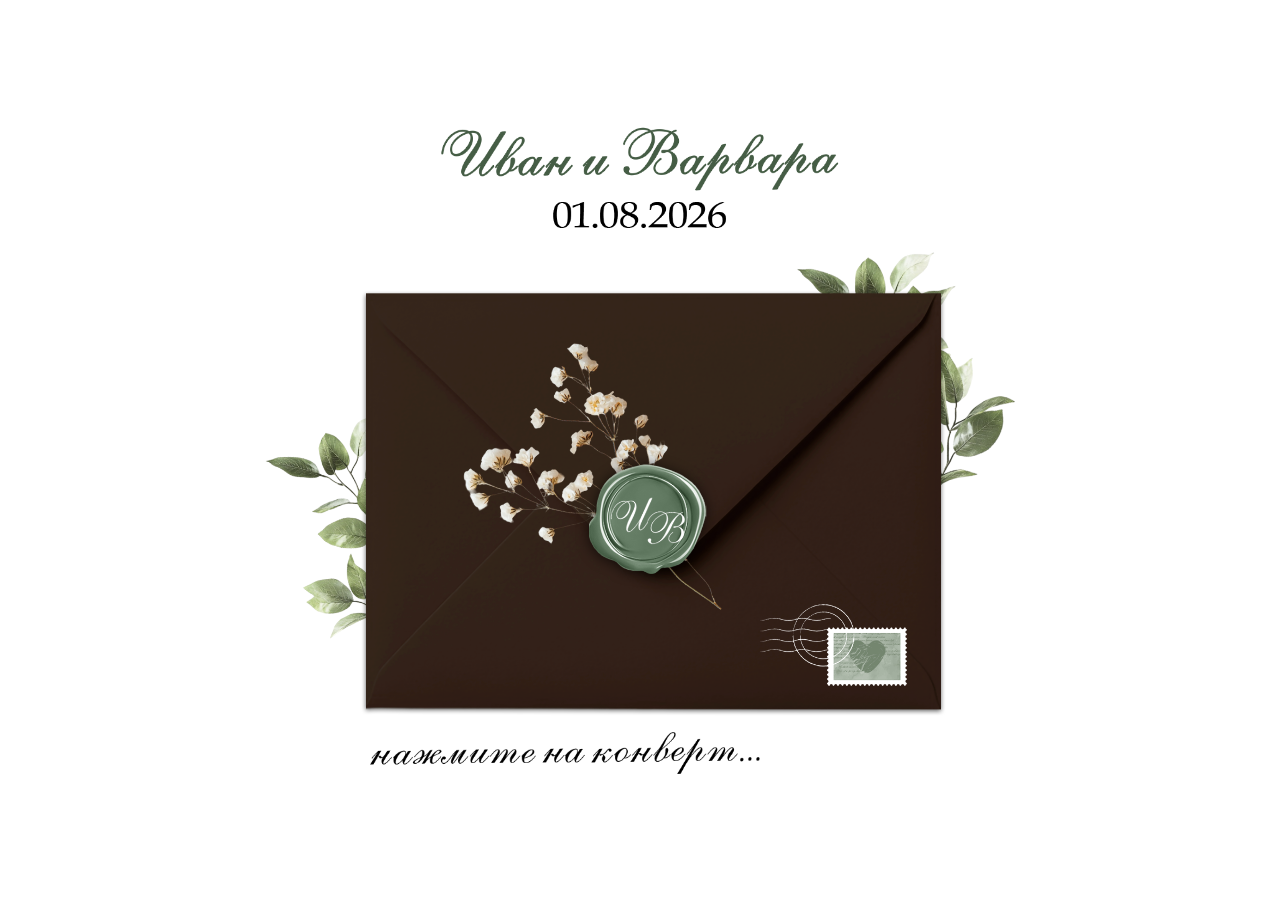
<file: index.html>
<!DOCTYPE html>
<html lang="ru">
<head>
    <meta charset="UTF-8">
    <meta name="viewport" content="width=device-width, initial-scale=1.0, viewport-fit=cover">
    <meta name="theme-color" content="#ffffff">
    <meta name="apple-mobile-web-app-capable" content="yes">
    <meta name="apple-mobile-web-app-status-bar-style" content="default">
    <title>Иван и Варвара - Приглашение на свадьбу</title>
    <link rel="stylesheet" href="styles.css">
</head>
<body>
    <!-- СТРАНИЦА 1 - ОБЛОЖКА -->
    <section id="page1" class="page">
        <div class="decorative-bg">
            <img src="assets/1 страница/ИВ.png" alt="ИВ" class="decor-iv">
        </div>
        
        <div class="page1-content">
            <img src="assets/1 страница/Иван и Варвара 01.08.2026.png" alt="Иван и Варвара 01.08.2026" class="title-image">
            
            <div class="envelope-block">
                <div class="envelope-container">
                    <img src="assets/1 страница/конверт.png" alt="Конверт" class="envelope" id="envelope">
                    <img src="assets/1 страница/печатка.png" alt="Печатка" class="seal">
                    <img src="assets/1 страница/ИВ.png" alt="ИВ" class="decor-iv-overlay">
                </div>
                <img src="assets/1 страница/нажмите на конверт.png" alt="Нажмите на конверт" class="hint" id="hint">
            </div>
        </div>
    </section>

    <!-- GSAP CDN -->
    <script src="https://cdnjs.cloudflare.com/ajax/libs/gsap/3.12.5/gsap.min.js"></script>
    <script src="page1.js"></script>
</body>
</html>
</file>
<file: styles.css>
* {
    margin: 0;
    padding: 0;
    box-sizing: border-box;
}

:root {
    --primary-color: #f5f5f5;
    --text-color: #333;
    /* Fluid spacing: scale between mobile and desktop */
    --space-xs: clamp(0.5rem, 2vw, 0.75rem);
    --space-sm: clamp(0.75rem, 3vw, 1rem);
    --space-md: clamp(1rem, 4vw, 1.5rem);
    --space-lg: clamp(1.5rem, 6vw, 2rem);
    --space-xl: clamp(2rem, 8vw, 3rem);
    --space-2xl: clamp(3rem, 10vw, 4rem);
    /* Safe area for notched devices (iPhone X+, Samsung with punch-hole) */
    --safe-top: env(safe-area-inset-top, 0px);
    --safe-bottom: env(safe-area-inset-bottom, 0px);
    --safe-left: env(safe-area-inset-left, 0px);
    --safe-right: env(safe-area-inset-right, 0px);
}

html {
    scroll-behavior: smooth;
    -webkit-text-size-adjust: 100%;
}

body {
    font-family: -apple-system, BlinkMacSystemFont, 'Segoe UI', Roboto, Oxygen, Ubuntu, Cantarell, sans-serif;
    background: var(--primary-color);
    color: var(--text-color);
    overflow-x: hidden;
    min-width: 320px;
    -webkit-tap-highlight-color: transparent;
}

img {
    max-width: 100%;
    height: auto;
    vertical-align: middle;
}

.page {
    min-height: 100vh;
    min-height: 100dvh; /* dynamic viewport height for mobile browsers */
    position: relative;
    display: flex;
    align-items: center;
    justify-content: center;
    padding-left: var(--safe-left);
    padding-right: var(--safe-right);
}

/* ========== СТРАНИЦА 1 - ОБЛОЖКА ========== */
#page1 {
    flex-direction: column;
    padding: 0;
    background: #ffffff;
    justify-content: space-between;
}

.decorative-bg {
    position: absolute;
    width: 100%;
    height: 100%;
    top: 0;
    left: 0;
    pointer-events: none;
    z-index: 0;
}

.decor-iv {
    position: absolute;
    max-width: 250px;
    width: 25%;
    opacity: 0;
    top: 15%;
    right: 8%;
    object-fit: contain;
}

.page1-content {
    position: relative;
    z-index: 1;
    width: 100%;
    height: 100vh;
    height: 100dvh;
    max-width: min(1200px, 100%);
    margin: 0 auto;
    display: flex;
    flex-direction: column;
    align-items: center;
    justify-content: center;
    padding: var(--space-lg) var(--space-md);
    padding-top: calc(var(--space-lg) + var(--safe-top));
    padding-bottom: calc(var(--space-lg) + var(--safe-bottom));
    gap: var(--space-md);
}

.title-image {
    max-width: min(60%, 400px);
    width: 100%;
    height: auto;
    object-fit: contain;
    margin-top: 0;
    margin-bottom: 0;
    flex-shrink: 0;
    opacity: 0;
}

.envelope-block {
    display: inline-flex;
    flex-direction: column;
    align-items: flex-start; /* подсказка по левому краю конверта */
    gap: var(--space-sm);
}

.envelope-container {
    position: relative;
    display: inline-block; /* контейнер подстраивается под размер конверта */
    cursor: pointer;
    transition: transform 0.3s ease;
    max-width: min(750px, 95vw);
    min-height: 44px;
}

.envelope-container:hover {
    transform: scale(1.02);
}

.envelope {
    display: block;
    max-width: min(750px, 95vw);
    width: 100%;
    height: auto;
    object-fit: contain;
    position: relative;
}

/* Печатка: размер и позиция только относительно конверта (% от .envelope-container) */
.seal {
    position: absolute;
    width: 20%;
    height: auto;
    object-fit: contain;
    top: 58%;
    left: 51%;
    transform: translate(-50%, -50%);
    pointer-events: none;
    z-index: 1;
    opacity: 0;
    transform-origin: center center;
}

/* Вращение печатки через CSS (без inline style от JS — одинаково в Chrome и Safari) */
.seal.seal-rotating {
    animation: seal-rotate 20s linear infinite;
}

@keyframes seal-rotate {
    from { transform: translate(-50%, -50%) rotate(0deg); }
    to { transform: translate(-50%, -50%) rotate(360deg); }
}

/* ИВ поверх печатки: размер меньше печатки, центр совпадает с печаткой */
.decor-iv-overlay {
    position: absolute;
    width: 10%;
    height: auto;
    object-fit: contain;
    top: 58%;
    left: 51%;
    transform: translate(-50%, -50%);
    pointer-events: none;
    z-index: 2;
    opacity: 0;
}

.hint {
    width: 52%;
    max-width: 100%;
    height: auto;
    object-fit: contain;
    margin-top: 0;
    margin-left: 14%; /* сдвиг вправо: надпись начинается от коричневого конверта, а не от края картинки */
    flex-shrink: 0;
    align-self: flex-start;
}

/* ========== СТРАНИЦА 2 - HERO СЦЕНА ========== */
#page2 {
    flex-direction: column;
    padding: var(--space-lg) var(--space-md);
    padding-top: calc(var(--space-lg) + var(--safe-top));
    padding-bottom: calc(var(--space-lg) + var(--safe-bottom));
    position: relative;
    background: #fff;
    overflow-x: hidden;
}

/* Область конверта: высота задаётся конвертом; выходим за горизонтальные отступы секции, чтобы фон без белой полосы по бокам (в т.ч. на iPhone) */
.page2-hero-wrap {
    position: relative;
    width: calc(100% + 2 * var(--space-md));
    max-width: 100vw;
    margin-left: calc(-1 * var(--space-md));
    margin-right: calc(-1 * var(--space-md));
}

/* Общий фон (фон1.png): на всю ширину без белой рамки, заканчивается на 10% ниже конверта; поднят выше */
.page2-bg {
    position: absolute;
    top: calc(-1 * (var(--space-lg) + var(--safe-top) + 1.5rem));
    left: 0;
    right: 0;
    width: 100%;
    height: calc(110% + var(--space-lg) + var(--safe-top) + 1.5rem);
    z-index: 0;
    overflow: hidden;
    pointer-events: none;
}

.page2-bg-img {
    width: 100%;
    height: 100%;
    object-fit: cover;
    object-position: center bottom;
    display: block;
    opacity: 1;
}

.hero-envelope {
    position: relative;
    z-index: 1;
    width: 100%;
    max-width: min(900px, 98vw);
    margin: clamp(14rem, 42vw, 24rem) auto var(--space-2xl);
    display: flex;
    align-items: center;
    justify-content: center;
    min-height: clamp(320px, 50vmin, 500px);
}

/* Цветы 3: сзади конверта и фотографий, фоновый слой */
.hero-flowers-bg {
    position: absolute;
    top: -35%;
    left: 50%;
    transform: translateX(-50%);
    width: 108%;
    max-width: none;
    height: auto;
    object-fit: contain;
    object-position: center center;
    z-index: 0;
    pointer-events: none;
    opacity: 0;
}

.envelope-open {
    max-width: 100%;
    width: 100%;
    height: auto;
    object-fit: contain;
    position: relative;
    z-index: 1;
    opacity: 0;
}

.card {
    position: absolute;
    height: auto;
    object-fit: contain;
    opacity: 0;
}

/* Фото: за билетом, перед конвертом. Левое фото (photo2) сзади, правое (photo1) спереди */
.card.photo1 {
    top: -22%;
    right: 15%;
    width: 52%;
    max-width: 440px;
    z-index: 2;
    transform-origin: center;
}

.card.photo2 {
    top: -6%;
    left: 3%;
    width: 54%;
    max-width: 460px;
    z-index: 3;
    transform-origin: center;
}

/* Билет фон: поверх фото, под билетом с текстом */
.card.ticket-bg {
    bottom: 47%;
    left: 45%;
    transform: translateX(-50%);
    transform-origin: center;
    z-index: 5;
    opacity: 0;
    width: 60%;
    max-width: none; /* не ограничивать: размер только от конверта */
    min-width: unset;
    height: auto;
    object-fit: contain;
}

/* Билет с текстом: размер от фона (30% при фоне 60%). Текст ниже: меньший bottom + сдвиг вниз в translate */
.card.ticket {
    bottom: 41%;
    left: 52%;
    transform: translate(-50%, 0);
    transform-origin: center center;
    z-index: 6;
    width: 30%;
    max-width: none;
    min-width: unset;
    height: auto;
    object-fit: contain;
    top: auto;
}

/* Цветы 2: правее билета, за билетом, перед фотографиями */
.hero-flowers-2 {
    position: absolute;
    top: 11%;
    right: 16%;
    width: 32%;
    max-width: 280px;
    height: auto;
    object-fit: contain;
    object-position: right center;
    z-index: 4;
    pointer-events: none;
    opacity: 0;
}

/* Цветы поверх конверта и билета — выше всех фонов в hero */
.hero-flowers {
    position: absolute;
    top: 21%;
    left: -7%;
    width: 36%;
    max-width: 312px;
    height: auto;
    object-fit: contain;
    object-position: left top;
    z-index: 10;
    pointer-events: none;
    opacity: 0;
}

/* Декоративные элементы (скрыты — убраны полупрозрачные блоки в начале страницы) */
.decorative-elements {
    display: none;
    position: absolute;
    width: 100%;
    height: 100%;
    top: 0;
    left: 0;
    pointer-events: none;
    z-index: 1;
}

.decor {
    position: absolute;
    opacity: 0.15;
    object-fit: contain;
    max-width: 200px;
}

.decor-1 {
    top: 5%;
    left: 5%;
    width: 15%;
}

.decor-2 {
    top: 10%;
    right: 8%;
    width: 12%;
}

.decor-3 {
    bottom: 20%;
    left: 10%;
    width: 10%;
}

.decor-4 {
    top: 30%;
    right: 5%;
    width: 18%;
}

.decor-5 {
    bottom: 30%;
    right: 15%;
    width: 14%;
}

.decor-6 {
    top: 50%;
    left: 3%;
    width: 16%;
}

/* ========== ТАЙМЕР (FlipDown) ========== */
.timer-wrap.countdown-section {
    display: flex;
    justify-content: center;
    align-items: center;
    padding: var(--space-xl) 0;
    margin: 0 auto;
    max-width: min(800px, 96vw);
    width: 100%;
    overflow: visible;
    min-width: 0;
    background-image: url("assets/2 страница/фон дни.png");
    background-size: 100% auto;
    background-position: center;
    background-repeat: no-repeat;
}

/* Убрать пробел между текст 9 и таймером */
.final-section .timer-wrap.countdown-section {
    margin-top: calc(-1 * var(--space-lg));
}

/* Обёртка: не обрезает тени/анимацию, не сужает таймер */
.countdown-wrap {
    width: 100%;
    display: flex;
    justify-content: center;
    overflow: visible;
    min-width: 0;
}

/* Не переносить блоки — всегда одна линия. Без min-width 510px, чтобы на iPhone не обрезало при scale() */
#flipdown {
    white-space: nowrap;
    display: inline-flex;
    flex-wrap: nowrap;
    transform-origin: top center;
    min-width: 0;
    width: auto;
    will-change: transform;
}

#flipdown .rotor-group {
    flex: 0 0 auto;
}

@media (max-width: 540px) {
    #flipdown {
        transform: scale(0.92);
    }
}

@media (max-width: 480px) {
    #flipdown {
        transform: scale(0.82);
    }
}

@media (max-width: 420px) {
    #flipdown {
        transform: scale(0.72);
    }
}

@media (max-width: 360px) {
    #flipdown {
        transform: scale(0.64);
    }
}

/* На iPhone и узких экранах — таймер по центру, чуть левее */
@media (max-width: 430px) {
    .timer-wrap.countdown-section {
        justify-content: center;
        padding-left: max(var(--space-md), env(safe-area-inset-left));
        padding-right: max(var(--space-md), env(safe-area-inset-right));
    }

    .countdown-wrap {
        justify-content: center;
        width: 100%;
    }

    .timer-wrap #flipdown {
        margin-left: 0;
        margin-right: 10rem;
    }
}

/* Размер и скругление карточек */
.timer-wrap .flipdown .rotor,
.timer-wrap .flipdown .rotor-leaf,
.timer-wrap .flipdown .rotor-leaf-front,
.timer-wrap .flipdown .rotor-leaf-rear {
    border-radius: 8px;
}

/* Линия посередине как на макете */
.timer-wrap .flipdown .rotor:after {
    border-top: 1px solid rgba(0, 0, 0, 0.12);
}

.timer-wrap .flipdown .rotor::before {
    content: "";
    position: absolute;
    left: 0;
    right: 0;
    top: 50%;
    z-index: 3;
    height: 0;
    border-top: 1px solid rgba(0, 0, 0, 0.12);
    pointer-events: none;
}

/* Убрать все точки/двоеточия между днями, часами, минутами, секундами */
.timer-wrap .flipdown .rotor-group:first-child::after {
    display: none;
}

.timer-wrap .flipdown .rotor-group:nth-child(n+2):nth-child(-n+3)::before,
.timer-wrap .flipdown .rotor-group:nth-child(n+2):nth-child(-n+3)::after {
    display: none;
}

/* Шрифт цифр таймера (Book Antiqua + фолбэки для iPhone) */
.timer-wrap .flipdown .rotor,
.timer-wrap .flipdown .rotor-top,
.timer-wrap .flipdown .rotor-bottom,
.timer-wrap .flipdown .rotor-leaf,
.timer-wrap .flipdown .rotor-leaf-front,
.timer-wrap .flipdown .rotor-leaf-rear {
    font-family: "Book Antiqua", "Palatino Linotype", Palatino, Georgia, serif !important;
    font-weight: 400;
}

/* Подписи таймера (ДНЕЙ, ЧАСОВ и т.д.) */
.timer-wrap .flipdown .rotor-group-heading:before {
    font-size: clamp(0.65rem, 2.2vw, 0.9rem);
    letter-spacing: 0.05em;
    text-transform: uppercase;
    color: #555;
    opacity: 1;
    font-family: "Book Antiqua", "Palatino Linotype", Palatino, Georgia, serif !important;
}

/* Цвета под макет (светлый фон) */
.timer-wrap .flipdown.flipdown__theme-light .rotor,
.timer-wrap .flipdown.flipdown__theme-light .rotor-top,
.timer-wrap .flipdown.flipdown__theme-light .rotor-leaf-front {
    color: #1a1a1a;
    background-color: #f5f5f0;
}

.timer-wrap .flipdown.flipdown__theme-light .rotor-bottom,
.timer-wrap .flipdown.flipdown__theme-light .rotor-leaf-rear {
    color: #1a1a1a;
    background-color: #f5f5f0;
}

.timer-wrap .flipdown.flipdown__theme-light .rotor:after {
    border-top-color: rgba(0, 0, 0, 0.12);
}

.timer-wrap .flipdown.flipdown__theme-light .rotor-group-heading:before {
    color: #555;
}

/* ========== БЛОК ПРИГЛАШЕНИЯ (Текст 1, Текст 2 — «Дорогие гости!» и др.) ========== */
/* Текст всегда уже конверта (конверт: min(900px, 98vw)); отступ от фон1 увеличен */
.invitation-section {
    position: relative;
    width: 100%;
    max-width: min(900px, 96vw);
    margin: clamp(4rem, 14vw, 7rem) auto 0;
    margin-top: clamp(4rem, 14vw, 7rem);
    padding: var(--space-lg);
    padding-bottom: 0;
    min-height: clamp(280px, 45vh, 420px);
}

.invitation-spacer {
    display: none;
}

.invitation-content {
    position: absolute;
    left: 50%;
    top: 50%;
    transform: translate(-50%, -50%);
    display: flex;
    flex-direction: column;
    align-items: center;
    justify-content: center;
    gap: var(--space-lg);
    /* Всегда меньше конверта (конверт max 900px / 98vw): 80% по ширине */
    max-width: min(720px, 78vw);
    width: max-content;
    min-width: 0;
    z-index: 1;
}

.invitation-flowers {
    position: absolute;
    right: clamp(-24rem, -54vw, -12rem);
    top: 58%;
    transform: translateY(-50%);
    width: clamp(260px, 42vw, 480px);
    height: auto;
    object-fit: contain;
    object-position: center right;
    z-index: 0;
}

.invitation-text {
    max-width: 100%;
    width: 100%;
    min-width: min(400px, 72vw);
    height: auto;
    object-fit: contain;
}

.invitation-content .invitation-text:first-child {
    max-width: 72%;
    width: 72%;
    min-width: min(280px, 52vw);
}

/* Десктоп: текст приглашения ниже (больше отступ от конверта/фон1) */
@media (min-width: 1025px) {
    .invitation-section {
        margin-top: clamp(8rem, 18vw, 12rem);
    }
}

/* Планшет/телефон: текст приглашения выше */
@media (max-width: 768px) {
    .invitation-section {
        margin-top: clamp(1.5rem, 5vw, 3rem);
    }
}

/* iPhone и узкие телефоны: ещё выше */
@media (max-width: 480px) {
    .invitation-section {
        margin-top: clamp(-3rem, -8vw, -1.5rem);
    }

    .invitation-flowers {
        right: clamp(-12rem, -80vw, -2rem);
    }
}

/* ========== КАЛЕНДАРЬ ========== */
.calendar-section {
    width: 100%;
    max-width: min(600px, 96vw);
    margin: clamp(-3rem, -6vw, -1.5rem) auto var(--space-xl);
    padding: var(--space-lg);
    padding-top: 0;
    padding-bottom: 0;
    display: flex;
    flex-direction: column;
    align-items: center;
    gap: var(--space-md);
    position: relative;
}

@media (min-width: 1025px) {
    .calendar-section {
        margin-top: clamp(4rem, 10vw, 8rem);
    }
}

.calendar-main {
    display: block;
    max-width: 100%;
    width: 100%;
    height: auto;
    object-fit: contain;
}

.calendar-wrap {
    position: relative;
    width: 100%;
}

.calendar-heart-container {
    position: absolute;
    top: 0;
    left: 0;
    width: 100%;
    height: 100%;
    pointer-events: none;
}

/* Ячейка 1 августа (суббота): сердце всегда в одном месте относительно календаря, размер в % — масштабируется с календарём */
.calendar-heart-inner {
    position: absolute;
    left: 78%;
    top: 43%;
    transform: translate(-50%, -50%);
    width: 14%;
    max-width: 56px;
}

.calendar-heart-inner .calendar-heart {
    display: block;
    width: 100%;
    height: auto;
    object-fit: contain;
    animation: pulse 2s ease-in-out infinite;
}

/* 1 всегда внутри сердца: позиция и размер относительно блока с сердцем, двигается и масштабируется вместе с сердцем */
.calendar-heart-inner .calendar-number {
    position: absolute;
    top: 50%;
    left: 50%;
    transform: translate(-50%, -50%);
    width: 20%;
    height: auto;
    object-fit: contain;
    pointer-events: none;
    z-index: 1;
}

/* 1 всегда внутри сердца: позиция и размер относительно блока с сердцем, двигается и масштабируется вместе с сердцем */
.calendar-heart-inner .calendar-number {
    position: absolute;
    top: -5%;
    left: 0%;
    transform: translate(-50%, -50%);
    width: 23%;
    height: auto;
    object-fit: contain;
    pointer-events: none;
}

.calendar-number {
    max-width: 100%;
    width: 100%;
    height: auto;
    object-fit: contain;
}

@media (max-width: 480px) {
    .calendar-heart-inner {
        width: 10%;
        max-width: 36px;
        left: 77.5%;
    }
}

@keyframes pulse {
    0%, 100% {
        transform: translate(-50%, -50%) scale(1);
    }
    50% {
        transform: translate(-50%, -50%) scale(1.1);
    }
}

/* ========== ЛОКАЦИЯ ========== */
.location-section {
    position: relative;
    width: 100%;
    max-width: min(900px, 96vw);
    margin: 0 auto var(--space-2xl);
    padding: var(--space-lg);
    padding-top: 0;
    display: flex;
    flex-direction: column;
    align-items: center;
    gap: var(--space-xl);
}

.location-flowers-bg {
    position: absolute;
    left: clamp(-20rem, -50vw, -0.5rem);
    bottom: clamp(-30rem, -60vw, -1rem);
    width: clamp(300px, 32vw, 260px);
    height: auto;
    object-fit: contain;
    object-position: left bottom;
    z-index: 0;
    pointer-events: none;
}

@media (min-width: 1025px) {
    .location-flowers-bg {
        width: clamp(380px, 42vw, 420px);
        bottom: clamp(-40rem, -20vw, -1.5rem);
        left: clamp(-40rem, -14vw, -2rem);
    }
}

.location-text {
    position: relative;
    z-index: 1;
    max-width: 100%;
    width: 100%;
    height: auto;
    object-fit: contain;
}

.location-section .location-title {
    max-width: min(52%, 320px) !important;
    width: 52% !important;
}

.location-section .location-text:nth-child(3) {
    max-width: 88%;
    width: 88%;
}

.map-image {
    position: relative;
    z-index: 1;
    max-width: 35%;
    width: 70%;
    height: auto;
    object-fit: contain;
    cursor: pointer;
    transition: transform 0.3s ease;
    min-height: 44px; /* touch target */
}

.map-image:hover {
    transform: scale(1.02);
}

@media (max-width: 480px) {
    .location-section .location-title {
        max-width: min(55%, 180px) !important;
        width: 55% !important;
    }

    .location-section .location-text:nth-child(3) {
        max-width: 96%;
        width: 96%;
    }

    .map-image {
        max-width: 55%;
        width: 88%;
    }
}

/* ========== ПЛАН ДНЯ ========== */
.schedule-section {
    width: 100%;
    max-width: min(800px, 96vw);
    margin: var(--space-md) auto var(--space-2xl);
    padding: var(--space-lg);
    display: flex;
    flex-direction: column;
    align-items: center;
    gap: var(--space-md);
}

.schedule-title {
    max-width: 50%;
    width: 78%;
    height: auto;
    object-fit: contain;
}

.schedule-timeline {
    position: relative;
    width: 100%;
    max-width: min(600px, 92vw);
    display: flex;
    flex-direction: column;
    align-items: center;
}

.schedule-stack {
    position: relative;
    width: 100%;
    max-width: min(500px, 92vw);
    display: block;
}

.schedule-heart-bg {
    position: absolute;
    top: 50%;
    left: 85%;
    transform: translate(-50%, -50%);
    width: 110%;
    max-width: none;
    height: auto;
    object-fit: contain;
    z-index: -1;
    pointer-events: none;
}

.schedule-layer {
    position: absolute;
    top: 0;
    left: 50%;
    width: 100%;
    max-width: 100%;
    height: auto;
    object-fit: contain;
    display: block;
    opacity: 0;
    transform: translateX(calc(-50% - 50px));
}

.schedule-stack.animate-in .schedule-layer {
    animation: schedule-slide-in-center 0.6s ease-out both;
}

.schedule-layer-1 {
    z-index: 0;
    position: relative;
    left: auto;
    width: 100%;
    transform: translateX(-50px);
}

.schedule-stack.animate-in .schedule-layer-1 {
    animation: schedule-slide-in-left 0.6s ease-out 0s both;
}

.schedule-layer-2 {
    z-index: 1;
}

.schedule-stack.animate-in .schedule-layer-2 {
    animation: schedule-slide-in-center 0.6s ease-out 0.4s both;
}

.schedule-layer-3 {
    z-index: 2;
}

.schedule-stack.animate-in .schedule-layer-3 {
    animation: schedule-slide-in-center 0.6s ease-out 0.8s both;
}

.schedule-layer-line {
    z-index: 3;
}

.schedule-stack.animate-in .schedule-layer-line {
    animation: schedule-slide-in-center 0.6s ease-out 1.2s both;
}

@keyframes schedule-slide-in-left {
    from {
        opacity: 0;
        transform: translateX(-50px);
    }
    to {
        opacity: 1;
        transform: translateX(0);
    }
}

@keyframes schedule-slide-in-center {
    from {
        opacity: 0;
        transform: translateX(calc(-50% - 50px));
    }
    to {
        opacity: 1;
        transform: translateX(-50%);
    }
}

.schedule-items {
    width: 100%;
    display: flex;
    flex-direction: column;
    align-items: center;
    gap: 0;
}

.schedule-items .schedule-image {
    display: block;
    width: 100%;
    max-width: min(500px, 92vw);
    height: auto;
    object-fit: contain;
}

.schedule-item {
    width: 100%;
    max-width: min(500px, 96vw);
    display: flex;
    justify-content: center;
}

.schedule-image {
    max-width: 100%;
    width: 100%;
    height: auto;
    object-fit: contain;
}

.timeline-end {
    max-width: 100%;
    width: 100%;
    height: auto;
    object-fit: contain;
    position: relative;
    z-index: 1;
}

/* ========== ДРЕСС-КОД / КОНЦЕПЦИЯ СВАДЬБЫ ========== */
.dresscode-section {
    width: 100%;
    max-width: min(900px, 96vw);
    margin: var(--space-2xl) auto var(--space-xs);
    padding: var(--space-lg);
    padding-bottom: 0;
    display: flex;
    flex-direction: column;
    align-items: center;
    gap: var(--space-lg);
}

.dresscode-title {
    max-width: 62%;
    width: 62%;
    height: auto;
    object-fit: contain;
}

.dresscode-subtitle {
    max-width: 68%;
    width: 68%;
    height: auto;
    object-fit: contain;
    margin-bottom: 0;
}

@media (max-width: 480px) {
    .dresscode-title {
        max-width: 82%;
        width: 82%;
    }

    .dresscode-subtitle {
        max-width: 88%;
        width: 88%;
    }
}

.dresscode-palette-row {
    display: flex;
    flex-wrap: nowrap;
    align-items: center;
    justify-content: flex-start;
    gap: var(--space-xs);
    width: 100%;
    max-width: min(500px, 90vw);
    margin: 0 auto;
    margin-top: calc(-1 * var(--space-md));
}

.dresscode-palette-row .color-balls {
    display: flex;
    justify-content: flex-start;
    align-items: center;
    gap: clamp(0.35rem, 3vw, 1.25rem);
    flex-wrap: nowrap;
}

.dresscode-palette-label {
    max-width: clamp(60px, 10vw, 100px);
    width: auto;
    height: auto;
    object-fit: contain;
    align-self: center;
    margin-left: auto;
}

.dresscode-text {
    max-width: 100%;
    width: 100%;
    height: auto;
    object-fit: contain;
}

.color-balls {
    display: flex;
    justify-content: center;
    align-items: center;
    gap: clamp(0.5rem, 4vw, 2rem);
    flex-wrap: wrap;
    width: 100%;
}

.color-ball {
    max-width: clamp(60px, 19vw, 115px);
    width: 20%;
    min-width: 60px;
    height: auto;
    object-fit: contain;
    transition: transform 0.3s ease;
    cursor: pointer;
    opacity: 0;
    transform: scale(0.8);
}

.dresscode-palette-row.animate-in .color-ball {
    animation: ball-appear 0.5s ease-out both;
}

.dresscode-palette-row.animate-in .color-ball:nth-child(1) { animation-delay: 0.25s; }
.dresscode-palette-row.animate-in .color-ball:nth-child(2) { animation-delay: 0.5s; }
.dresscode-palette-row.animate-in .color-ball:nth-child(3) { animation-delay: 0.75s; }
.dresscode-palette-row.animate-in .color-ball:nth-child(4) { animation-delay: 1s; }

@keyframes ball-appear {
    from {
        opacity: 0;
        transform: scale(0.8);
    }
    to {
        opacity: 1;
        transform: scale(1);
    }
}

.color-ball:hover {
    transform: scale(1.05);
}

/* ========== ФИНАЛЬНЫЙ БЛОК ========== */
.final-section {
    width: 100%;
    max-width: min(900px, 96vw);
    margin: var(--space-sm) auto var(--space-2xl);
    padding: var(--space-lg);
    padding-top: var(--space-sm);
    padding-bottom: calc(var(--space-2xl) + var(--safe-bottom));
    display: flex;
    flex-direction: column;
    align-items: center;
    gap: var(--space-lg);
}

.final-text {
    max-width: 100%;
    width: 100%;
    height: auto;
    object-fit: contain;
}

.final-section .final-text:nth-of-type(2) {
    max-width: 72%;
    width: 72%;
    margin-top: clamp(3rem, 12vw, 6rem);
}

/* На компьютере — текст 8, 9, 10 меньше */
@media (min-width: 769px) {
    .final-section .final-text {
        max-width: 58%;
        width: 58%;
    }

    .final-section .final-text:nth-of-type(1) {
        max-width: 65%;
        width: 65%;
    }

    .final-section .final-text:nth-of-type(2) {
        max-width: 50%;
        width: 50%;
    }
}

/* На iPhone — текст 10 меньше и ближе к таймеру */
@media (max-width: 430px) {
    .final-section .final-text:nth-of-type(3) {
        max-width: 70%;
        width: 70%;
        margin-top: calc(-1 * var(--space-md));
    }
}

/* ========== SCROLL FADE ========== */
.scroll-fade {
    opacity: 0;
    transform: translateY(30px);
}

/* ========== АДАПТИВНОСТЬ ========== */
/* Планшеты и маленькие ноутбуки */
@media (max-width: 1024px) {
    .hero-envelope {
        min-height: clamp(280px, 45vmin, 450px);
    }
}

/* Планшеты портрет / большие телефоны */
@media (max-width: 768px) {
    .page1-content {
        padding: var(--space-md) var(--space-sm);
        padding-top: calc(var(--space-md) + var(--safe-top));
        padding-bottom: calc(var(--space-md) + var(--safe-bottom));
        gap: var(--space-sm);
    }

    .title-image {
        max-width: min(75%, 320px);
    }

    .envelope {
        max-width: 92%;
        width: 92%;
    }

    .decor-iv {
        max-width: clamp(80px, 20vw, 120px);
        top: 10%;
        right: 3%;
    }

    .hero-envelope {
        margin: clamp(12rem, 38vw, 20rem) auto var(--space-2xl);
        min-height: clamp(280px, 55vmin, 400px);
    }

    .hero-flowers-bg {
        top: -30%;
        width: 110%;
    }

    .hero-flowers {
        top: 21%;
        left: -6%;
        width: 34%;
        max-width: 260px;
    }

    .hero-flowers-2 {
        top: 11%;
        right: 17%;
        width: 30%;
        max-width: 240px;
    }

    .card.photo1 {
        top: -22%;
        right: 14%;
        width: 50%;
        max-width: 400px;
        z-index: 1;
    }

    .card.photo2 {
        top: -6%;
        left: 3%;
        width: 52%;
        max-width: 400px;
        z-index: 2;
    }

    .card.ticket-bg {
        bottom: 47%;
    }

    .card.ticket {
        bottom: 41%;
        left: 52%;
        top: auto;
        transform: translate(-50%, 0);
    }

    .decor {
        max-width: clamp(80px, 15vw, 120px);
    }

    .color-ball {
        max-width: clamp(56px, 18vw, 80px);
        min-width: 56px;
    }

    .schedule-items {
        gap: var(--space-md);
    }
}

/* Телефоны (iPhone 12/13/14, Samsung S21 и т.д.) */
@media (max-width: 480px) {
    .page1-content {
        padding: var(--space-sm) var(--space-xs);
        padding-top: calc(var(--space-sm) + var(--safe-top));
        padding-bottom: calc(var(--space-sm) + var(--safe-bottom));
        gap: var(--space-xs);
    }

    .page2-hero-wrap {
        width: 100vw;
        max-width: none;
        margin-left: calc(-1 * var(--space-md));
    }

    .page2-bg {
        height: 110%;
    }

    .title-image {
        max-width: min(82%, 280px);
    }

    .envelope {
        max-width: 96%;
        width: 96%;
    }

    .hero-flowers-bg {
        top: -42%;
        width: 111%;
    }

    .hero-flowers {
        top: 21%;
        left: -7%;
        width: 35%;
        max-width: 260px;
    }

    .hero-flowers-2 {
        top: 11%;
        right: 15%;
        width: 30%;
        max-width: 220px;
    }

    .card.photo1 {
        top: -20%;
        right: 12%;
        width: 48%;
        max-width: 340px;
        z-index: 1;
    }

    .card.photo2 {
        top: -5%;
        left: 2%;
        width: 50%;
        max-width: 320px;
        z-index: 2;
    }

    .card.ticket-bg {
        bottom: 47%;
    }

    .card.ticket {
        bottom: 35%;
        left: 52%;
        top: auto;
        transform: translate(-50%, 0);
    }

    .color-ball {
        max-width: clamp(48px, 22vw, 64px);
        min-width: 48px;
    }
}

/* Маленькие телефоны (iPhone SE, Galaxy A и т.д.) */
@media (max-width: 360px) {
    .page1-content {
        padding: var(--space-xs);
        padding-top: calc(var(--space-xs) + var(--safe-top));
        padding-bottom: calc(var(--space-xs) + var(--safe-bottom));
    }

    .page2-hero-wrap {
        width: 100vw;
        max-width: none;
        margin-left: calc(-1 * var(--space-md));
    }

    .page2-bg {
        height: 108%;
    }

    .title-image {
        max-width: 88%;
    }

    .envelope {
        max-width: 98%;
        width: 98%;
    }

    .hero-flowers-bg {
        top: -22%;
        width: 112%;
    }

    .hero-flowers {
        top: 22%;
        left: -5%;
        width: 33%;
        max-width: 220px;
    }

    .hero-flowers-2 {
        top: 11%;
        right: 9%;
        width: 28%;
        max-width: 200px;
    }

    .card.photo1 {
        top: -18%;
        right: 10%;
        width: 46%;
        max-width: 300px;
        z-index: 1;
    }

    .card.photo2 {
        top: -4%;
        left: 2%;
        width: 48%;
        max-width: 280px;
        z-index: 2;
    }

    .card.ticket-bg {
        bottom: 46%;
    }

    .card.ticket {
        bottom: 33%;
        left: 52%;
        top: auto;
        transform: translate(-50%, 0);
    }

    .timer-wrap.countdown-section {
        padding: var(--space-sm);
    }

    .timer-wrap .flipdown .rotor {
        font-size: 2rem;
    }

    .color-ball {
        max-width: 44px;
        min-width: 44px;
    }
}

/* Высокие экраны (например узкий телефон в альбомной ориентации) */
@media (max-height: 500px) and (orientation: landscape) {
    .page1-content {
        padding: var(--space-xs) var(--space-md);
        gap: var(--space-xs);
    }

    .title-image {
        max-width: min(35%, 220px);
    }

    .envelope-container {
        max-width: 45vh;
    }

    .envelope {
        max-width: 45vh;
        width: 45vh;
    }

    .hero-envelope {
        min-height: 80vh;
    }
}

/* ========== REDUCED MOTION ========== */
@media (prefers-reduced-motion: reduce) {
    *,
    *::before,
    *::after {
        animation-duration: 0.01ms !important;
        animation-iteration-count: 1 !important;
        transition-duration: 0.01ms !important;
    }

    html {
        scroll-behavior: auto;
    }
}
</file>
